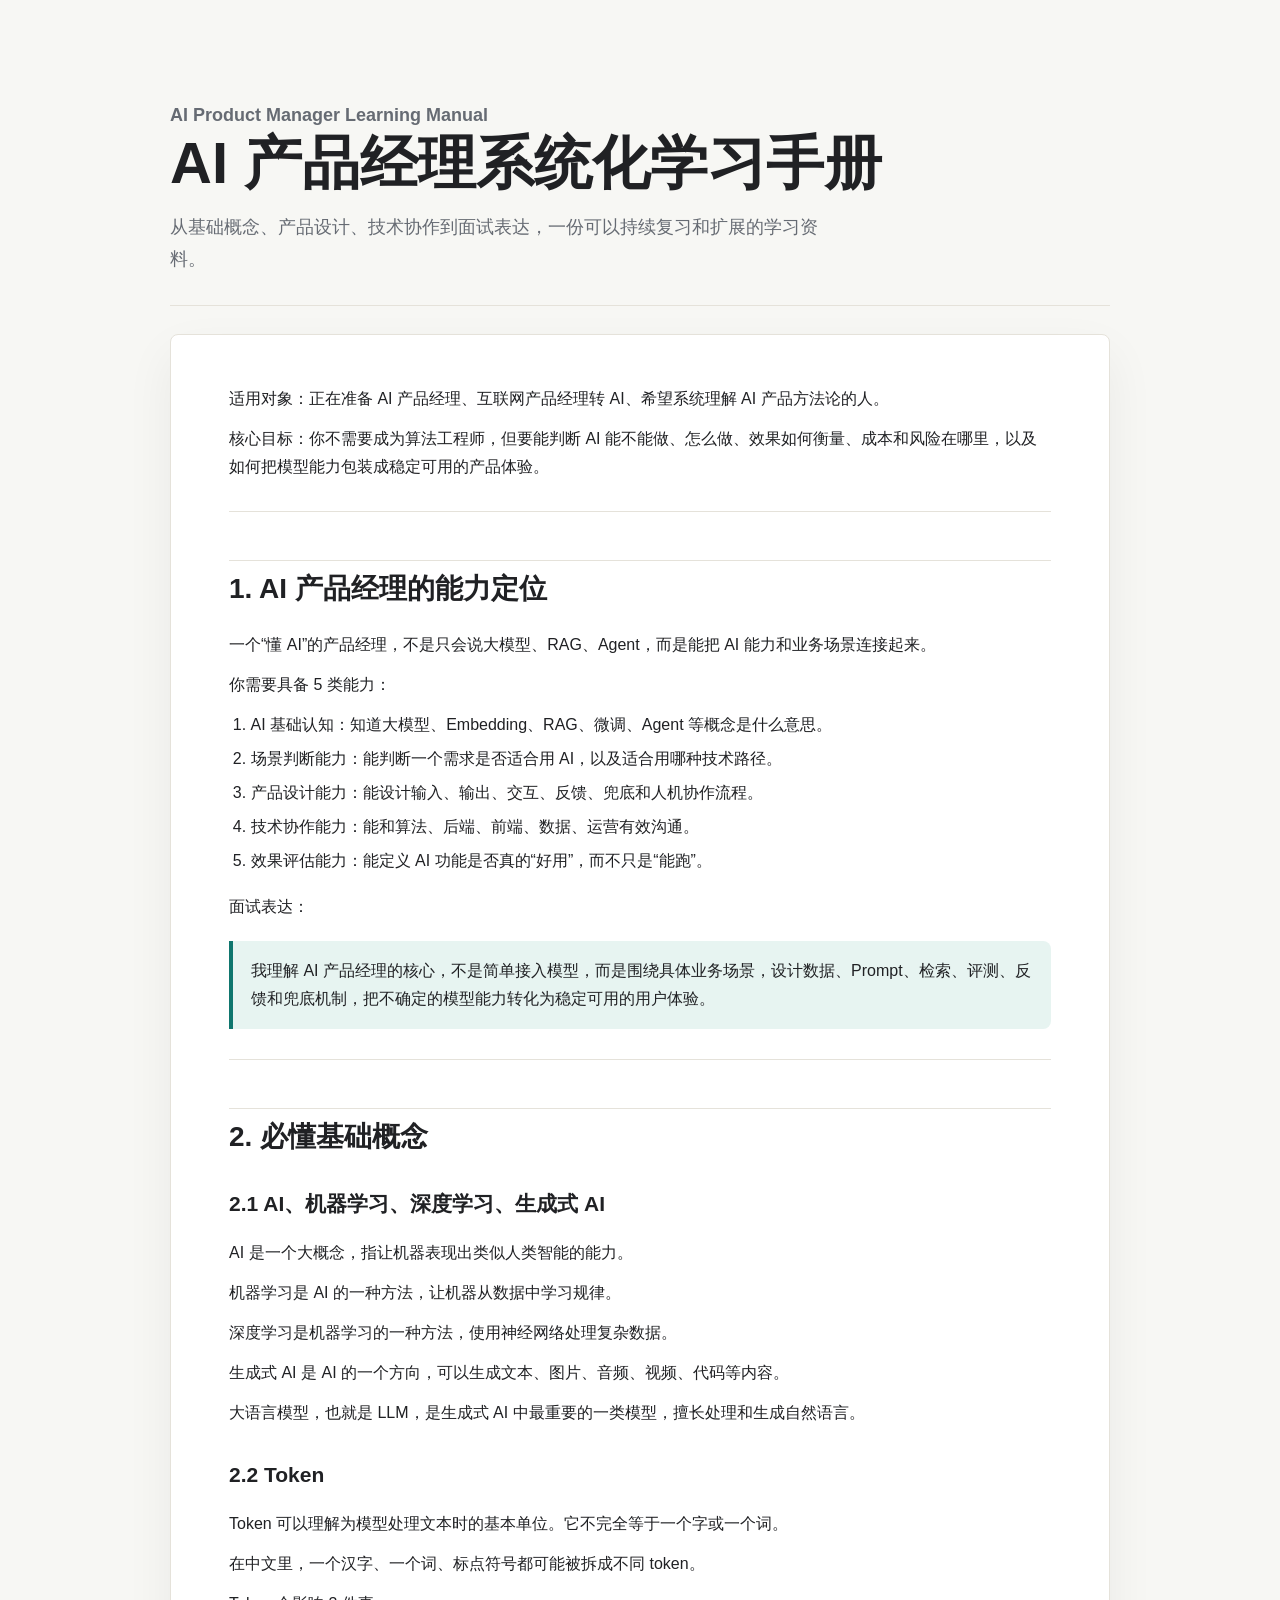
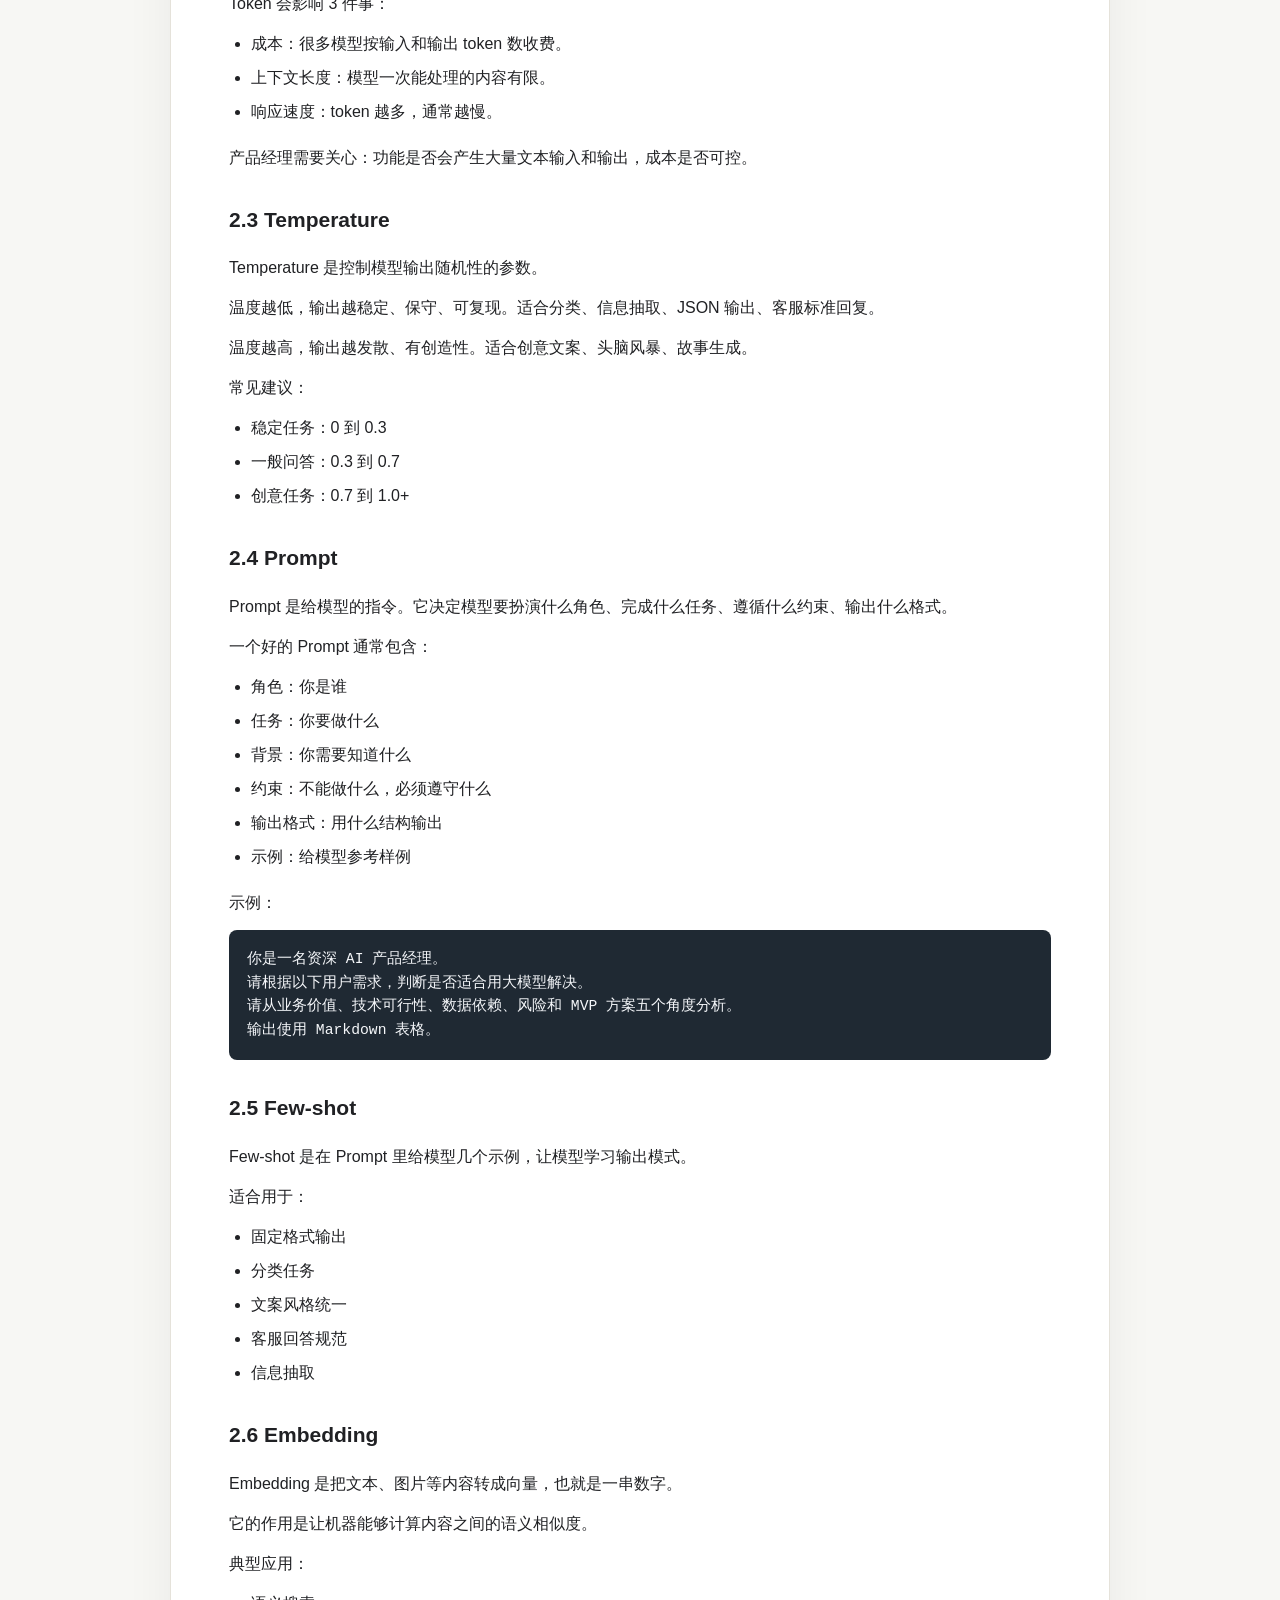
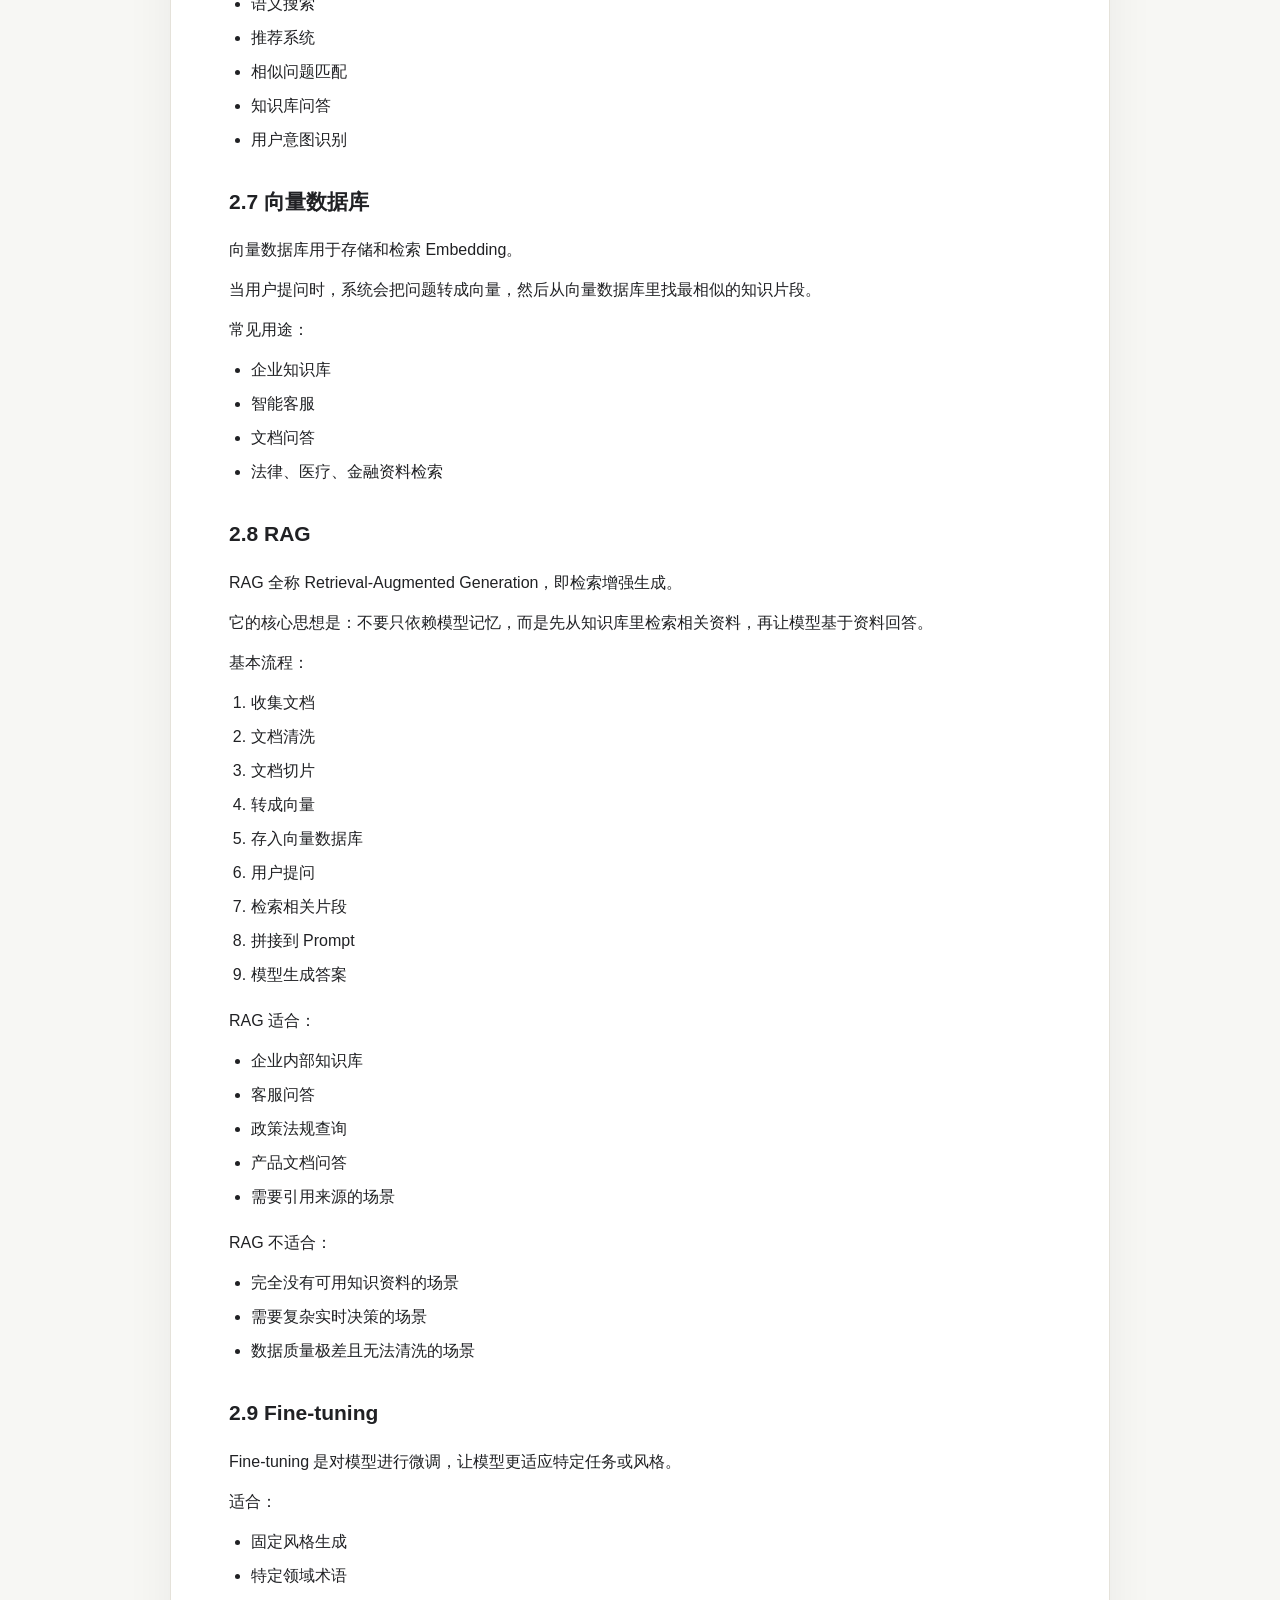
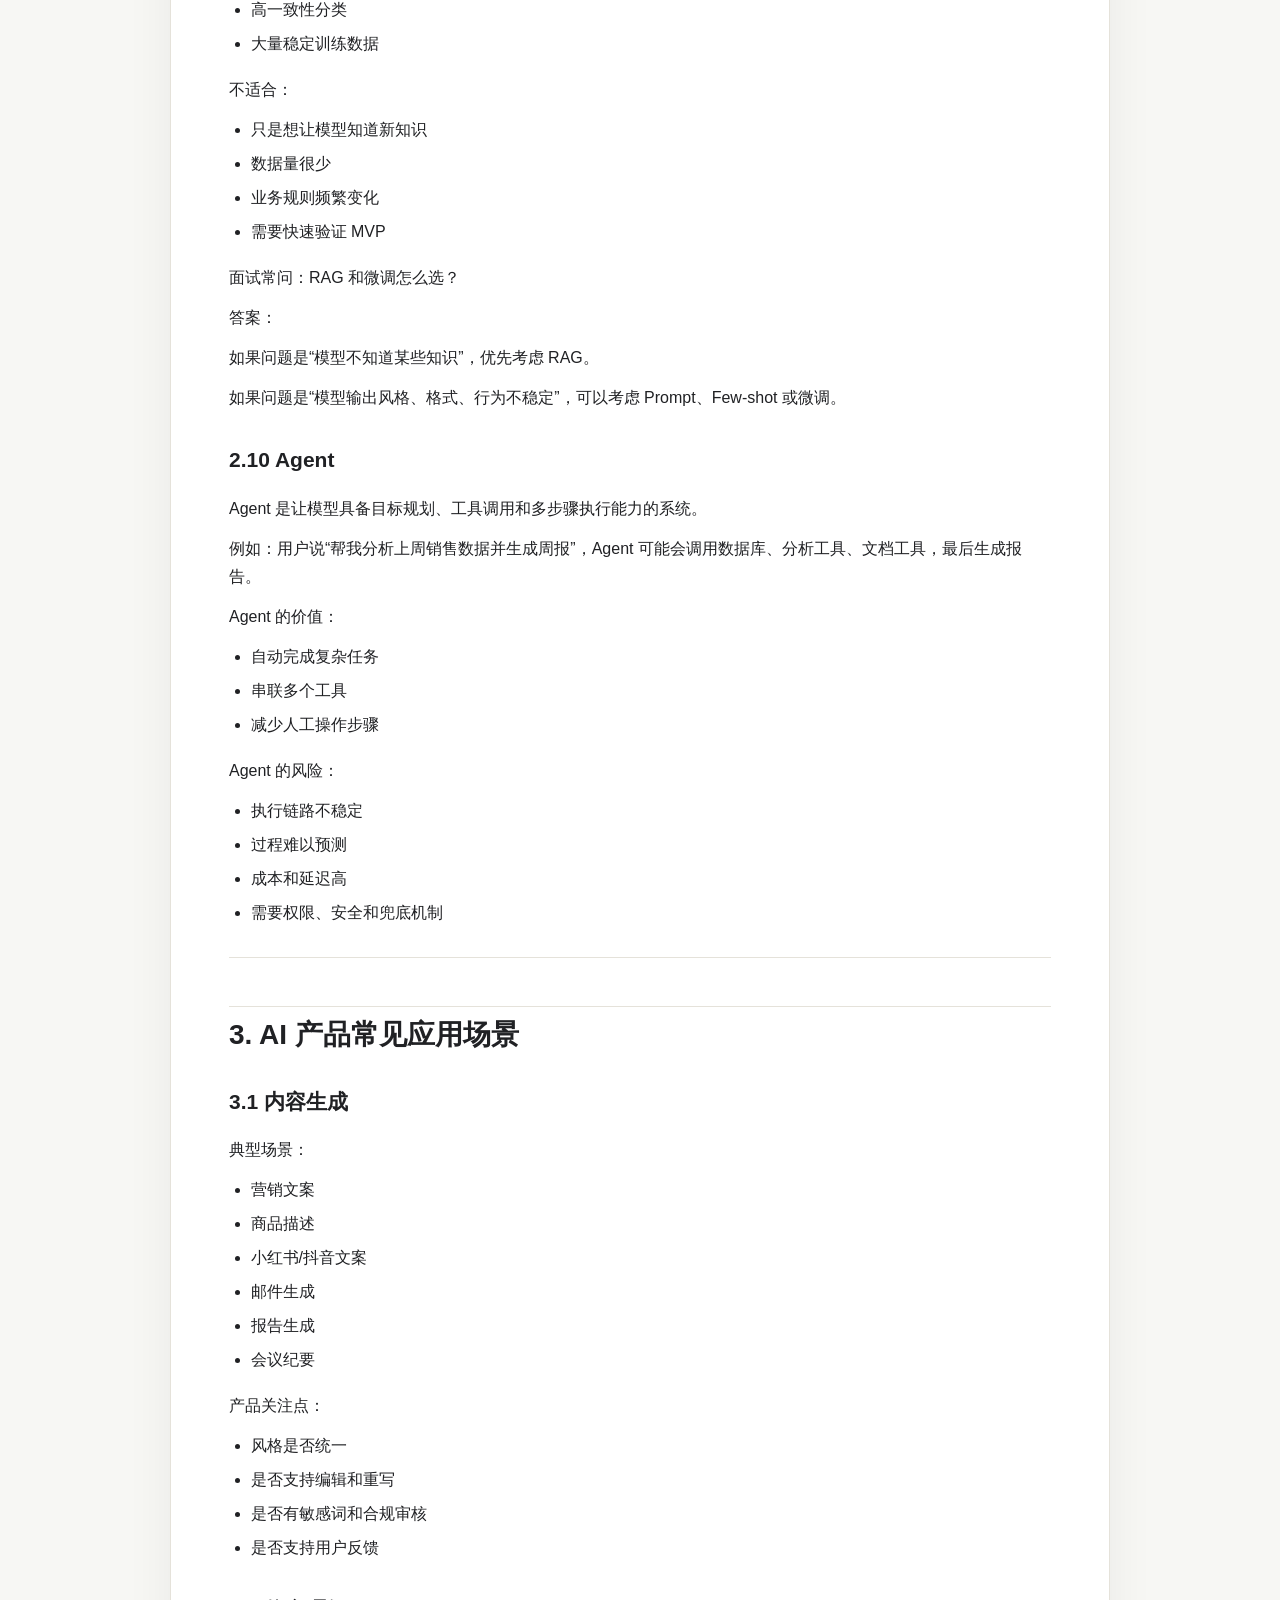
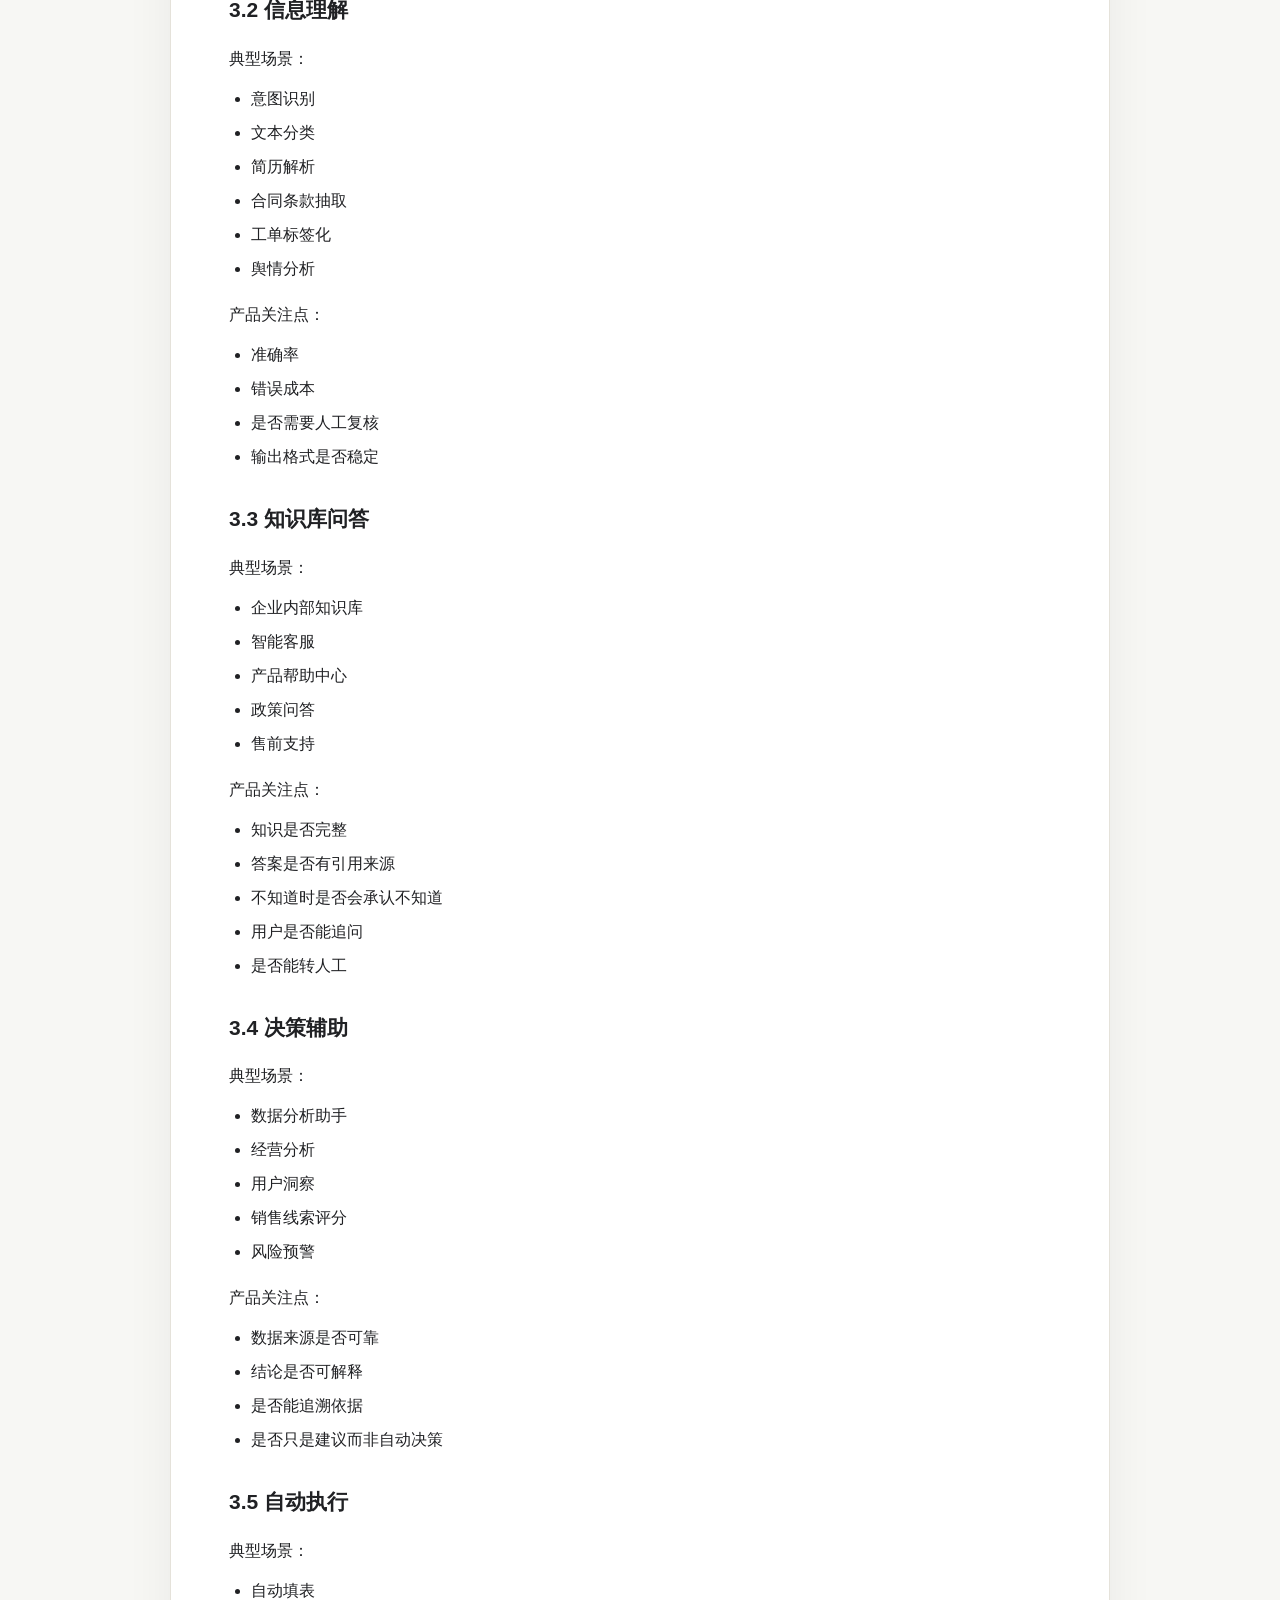
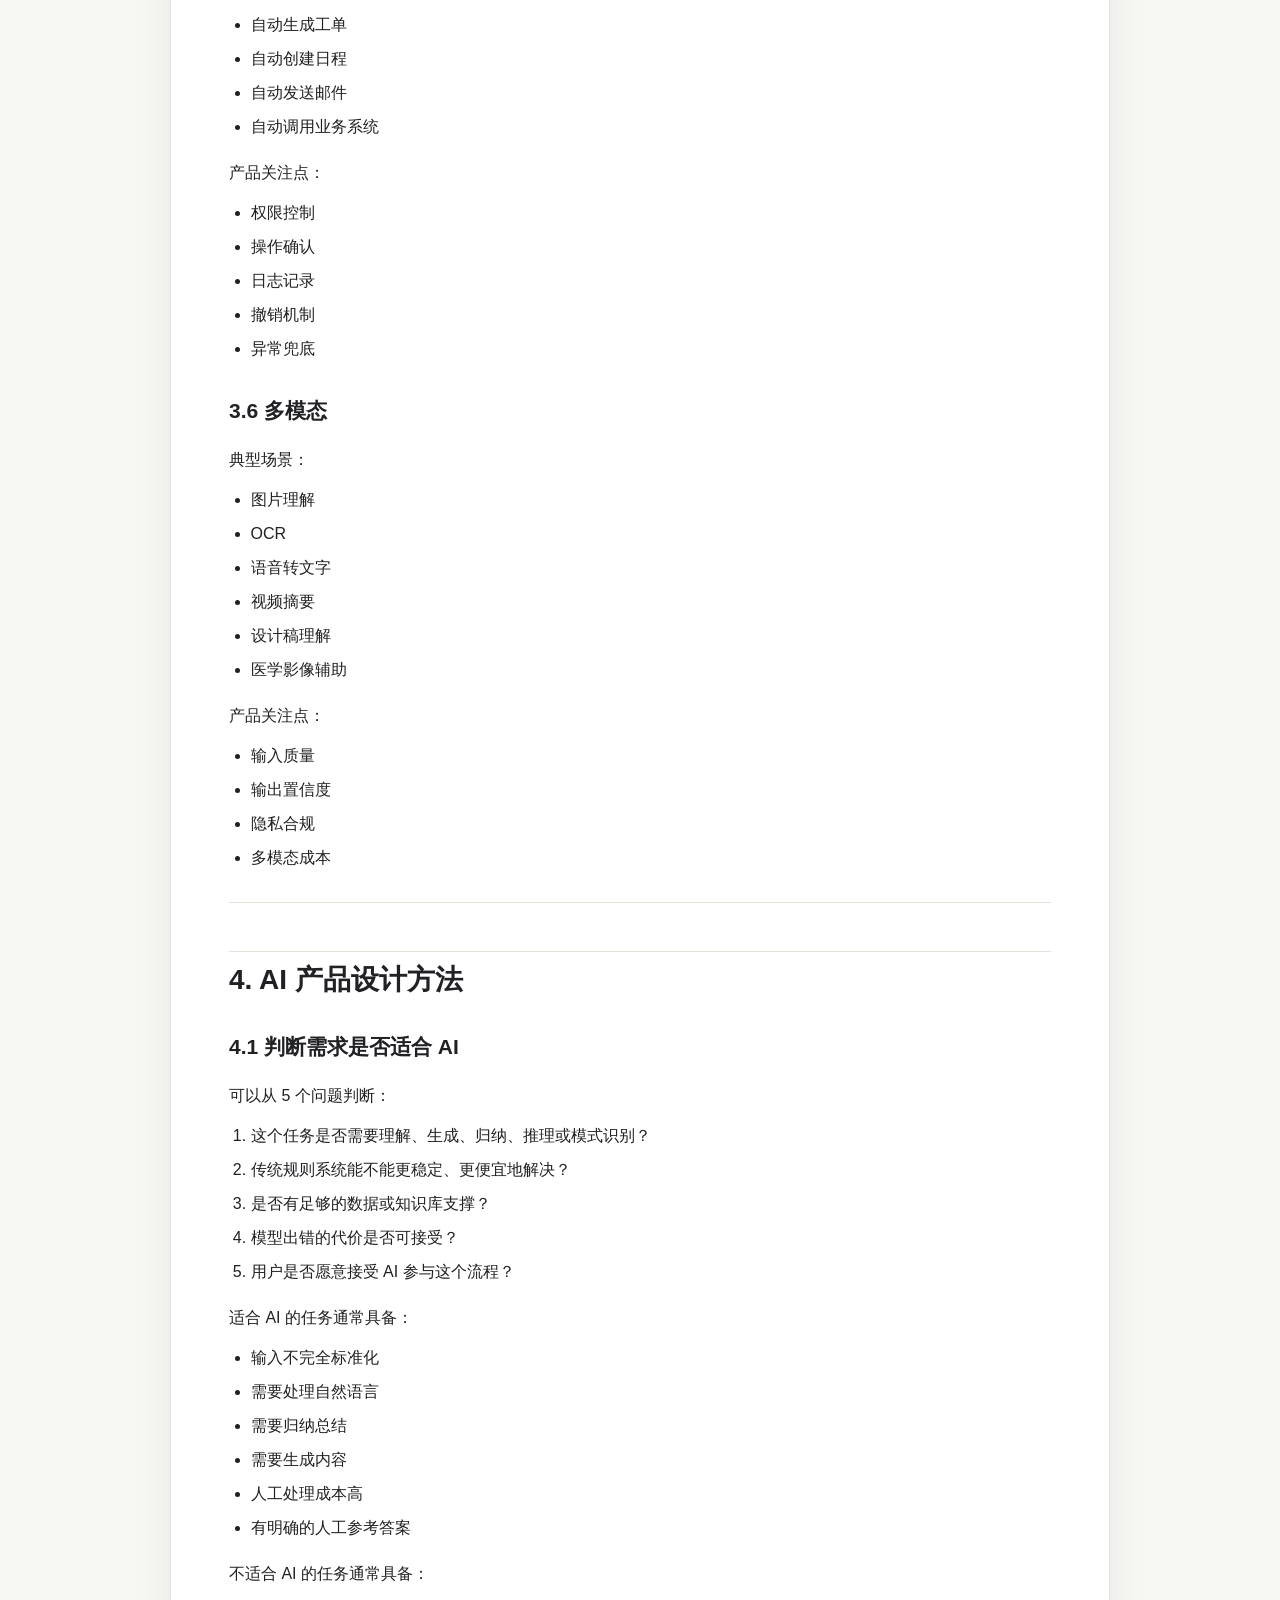
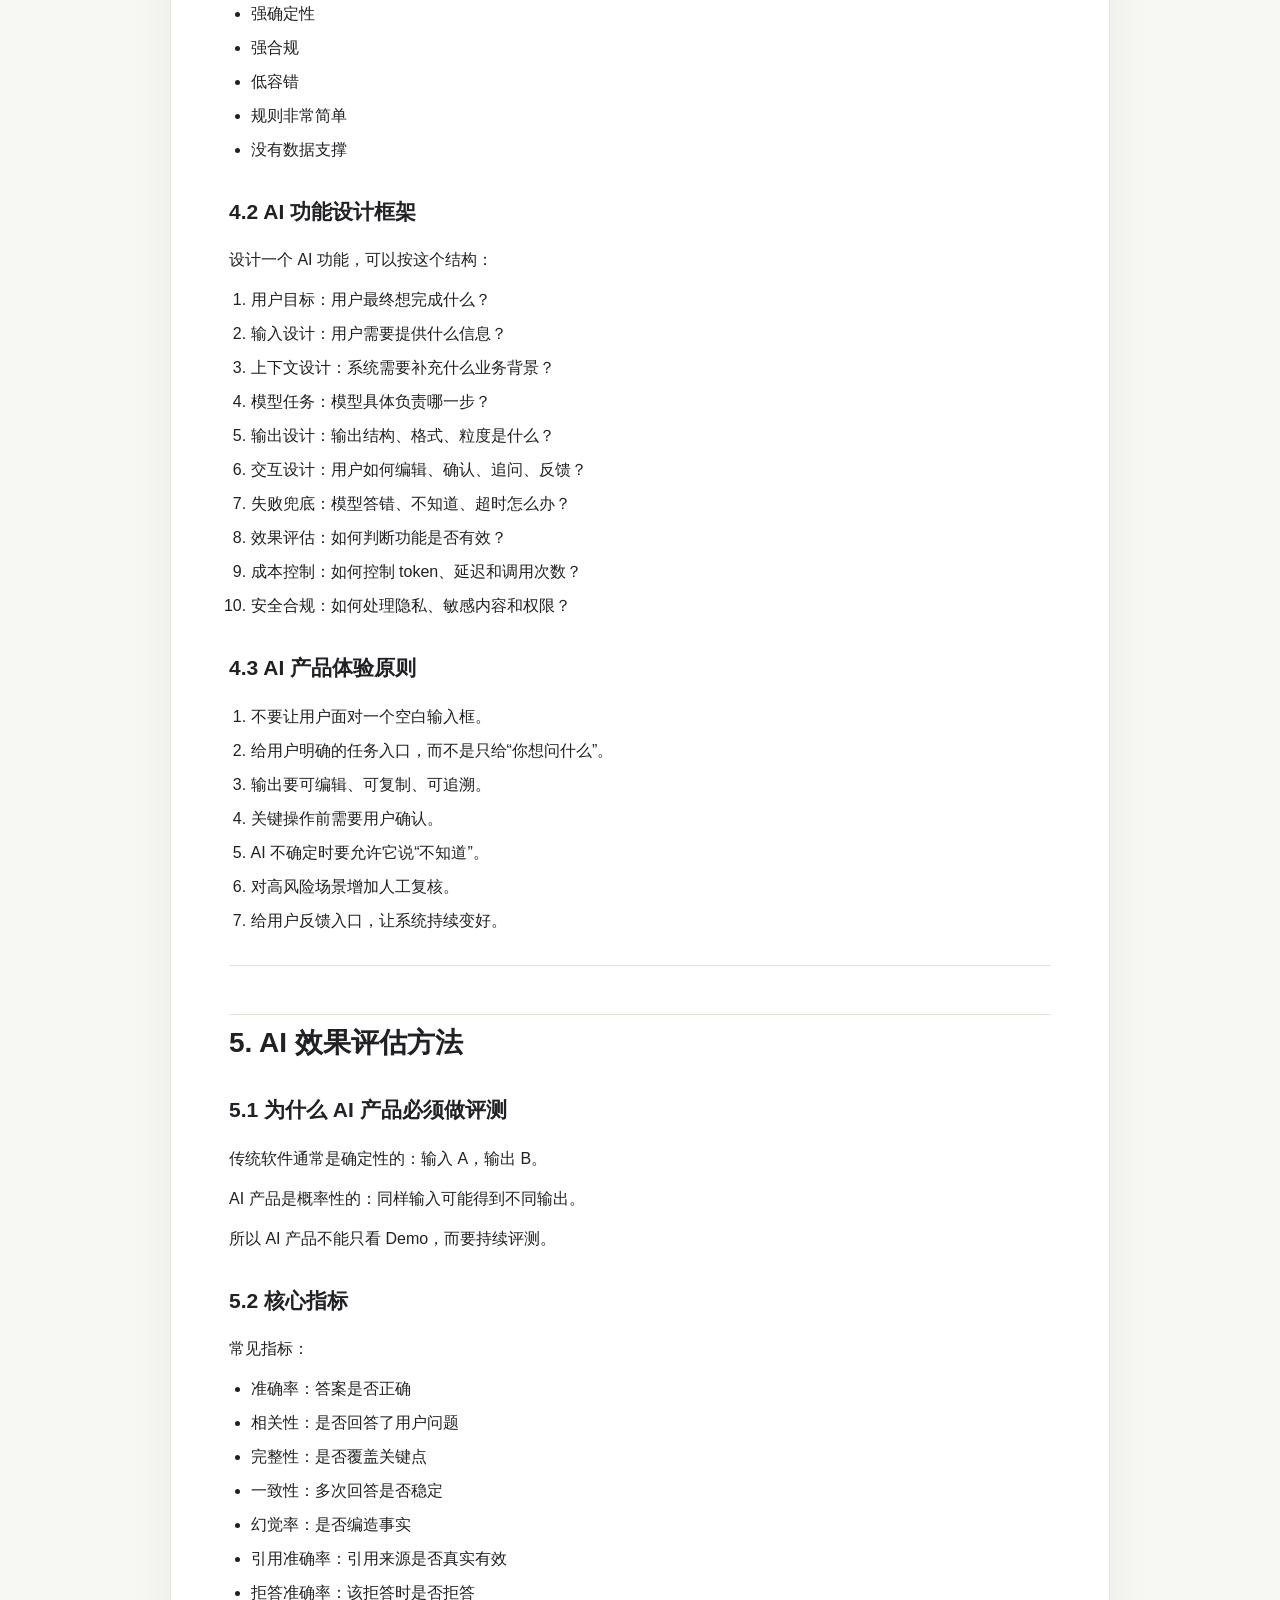
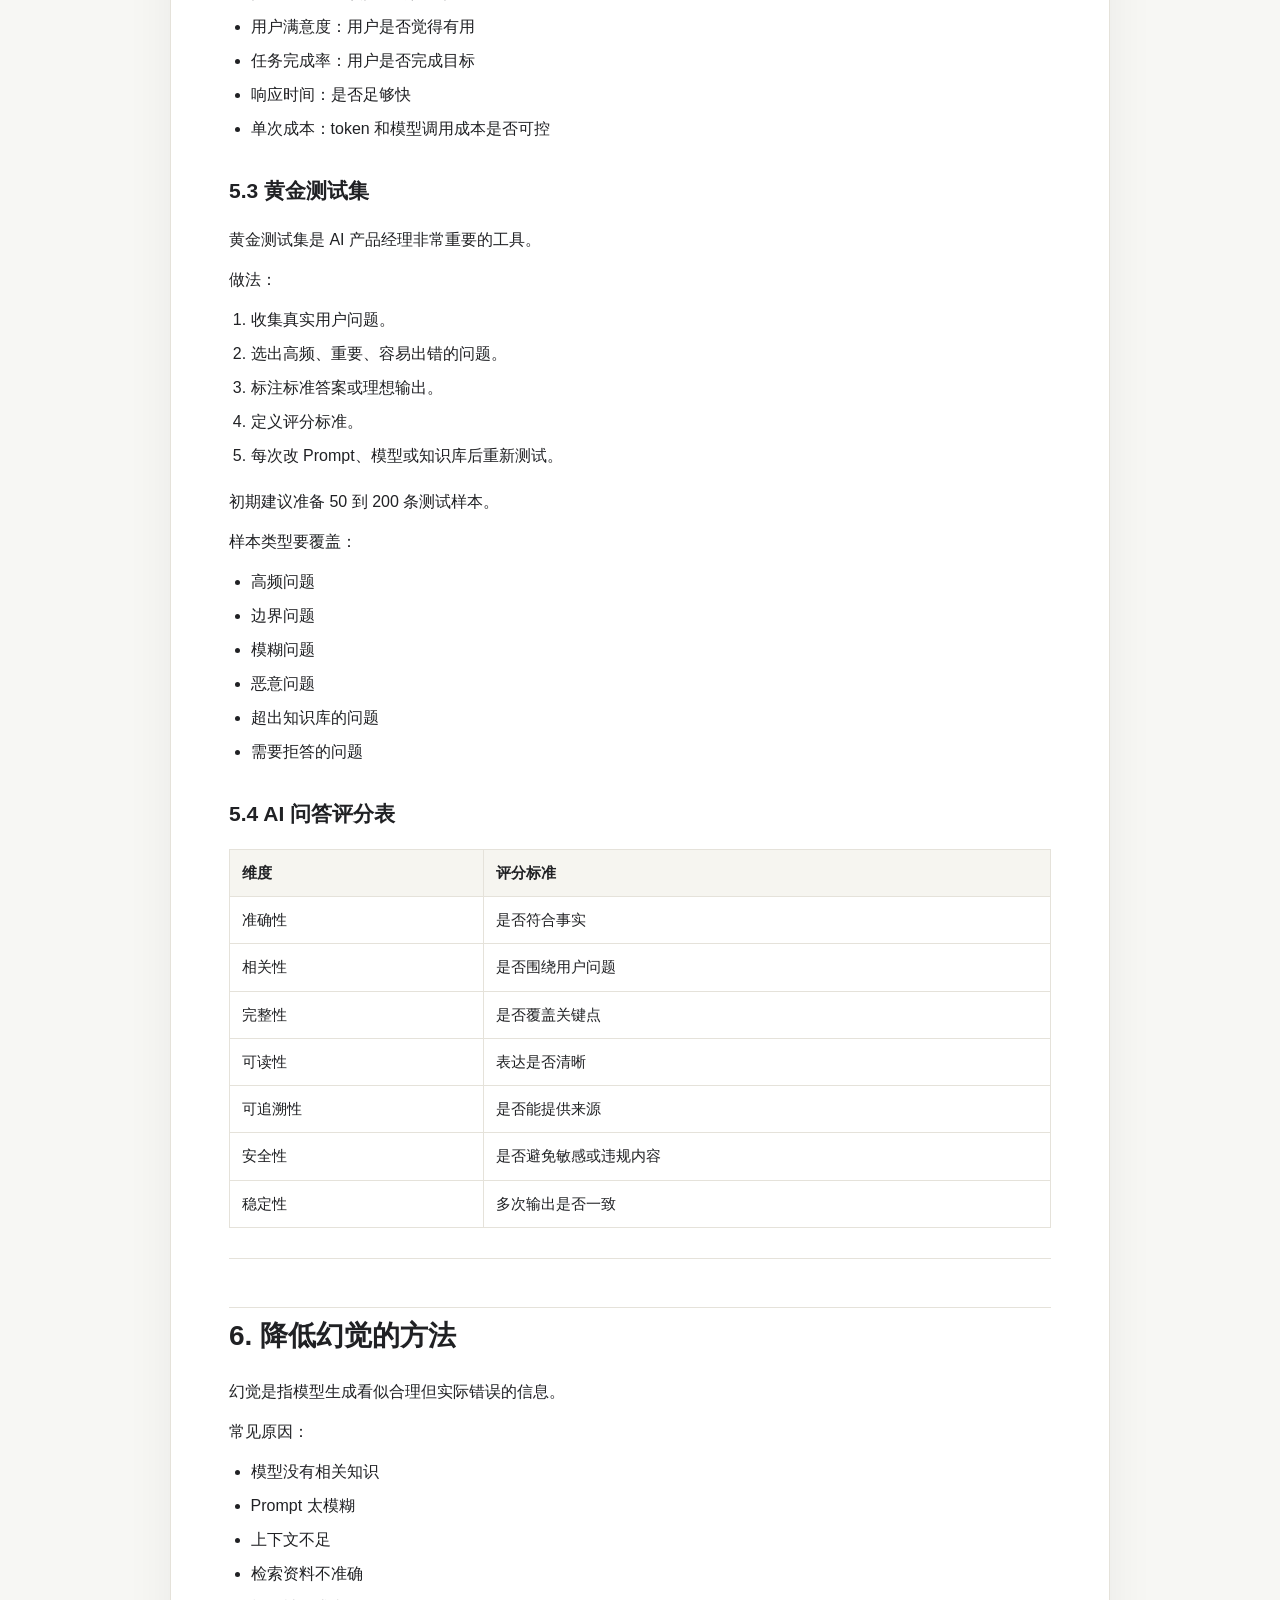
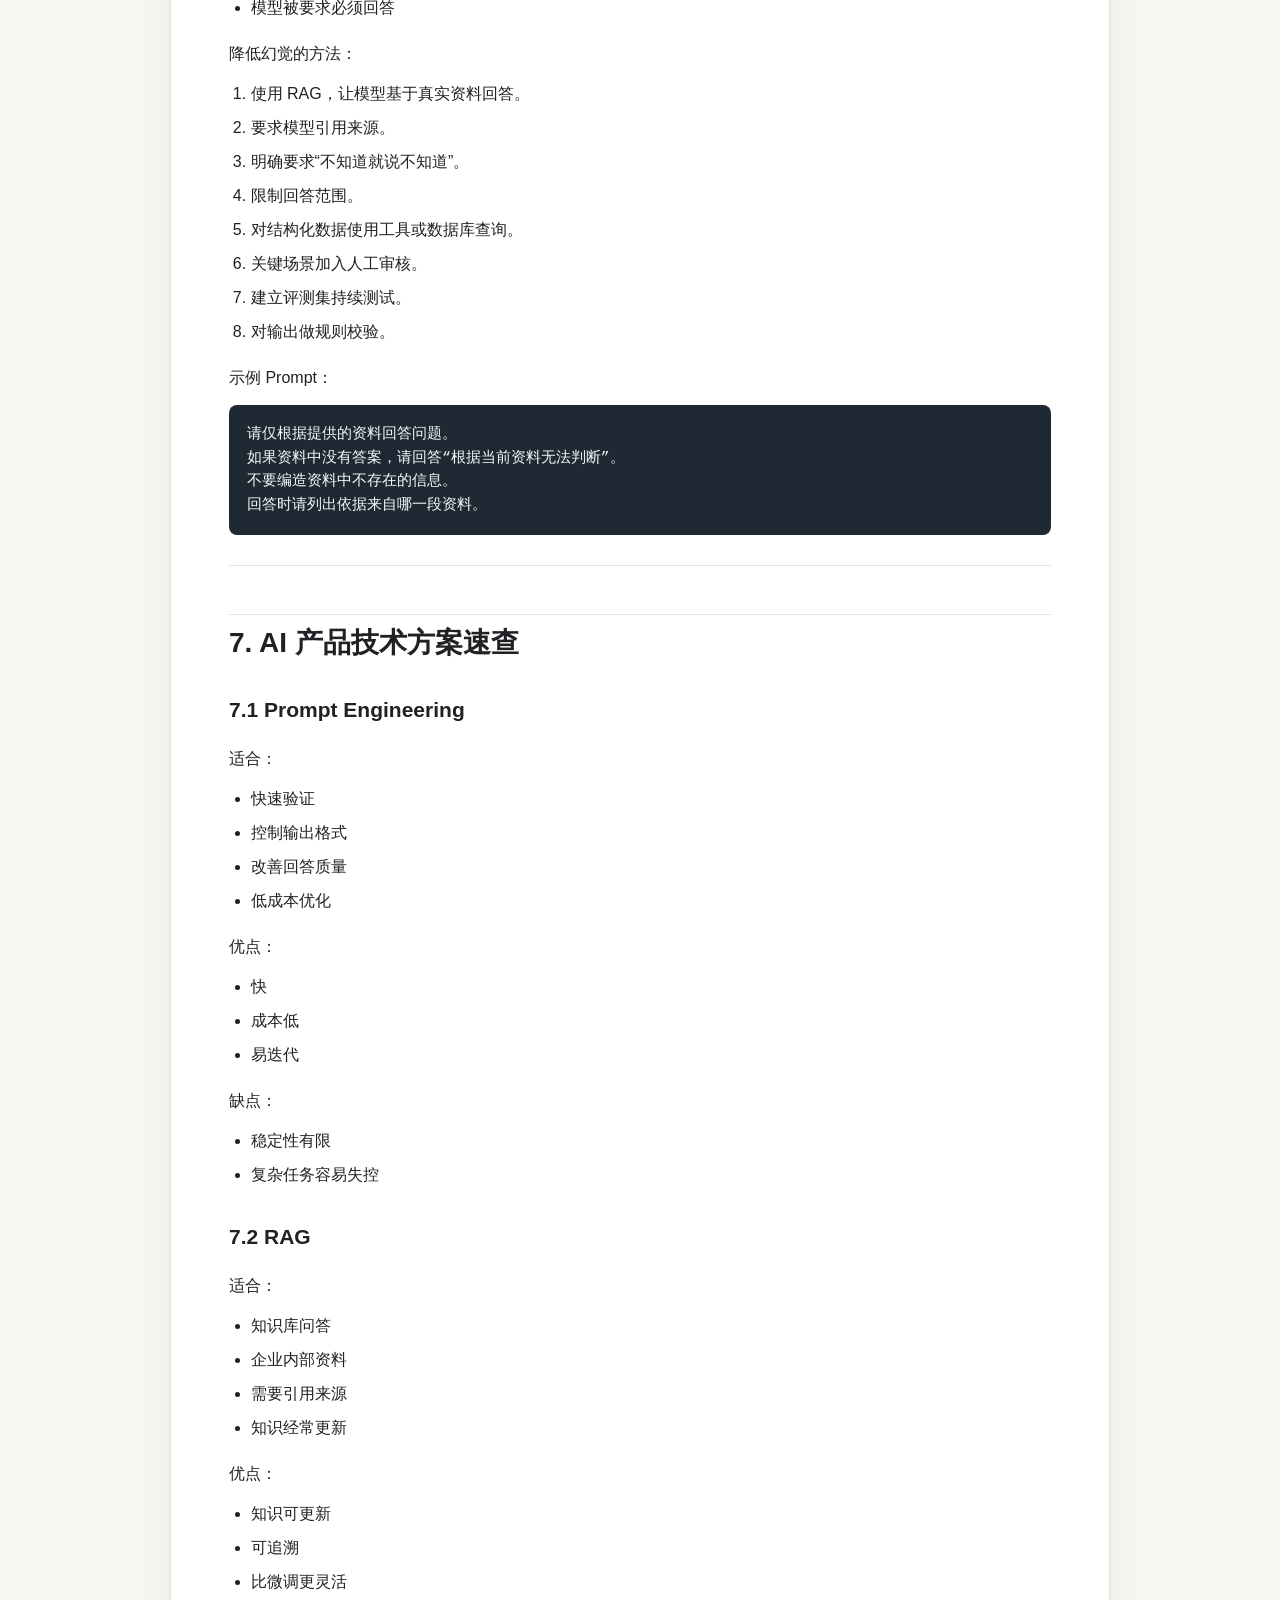
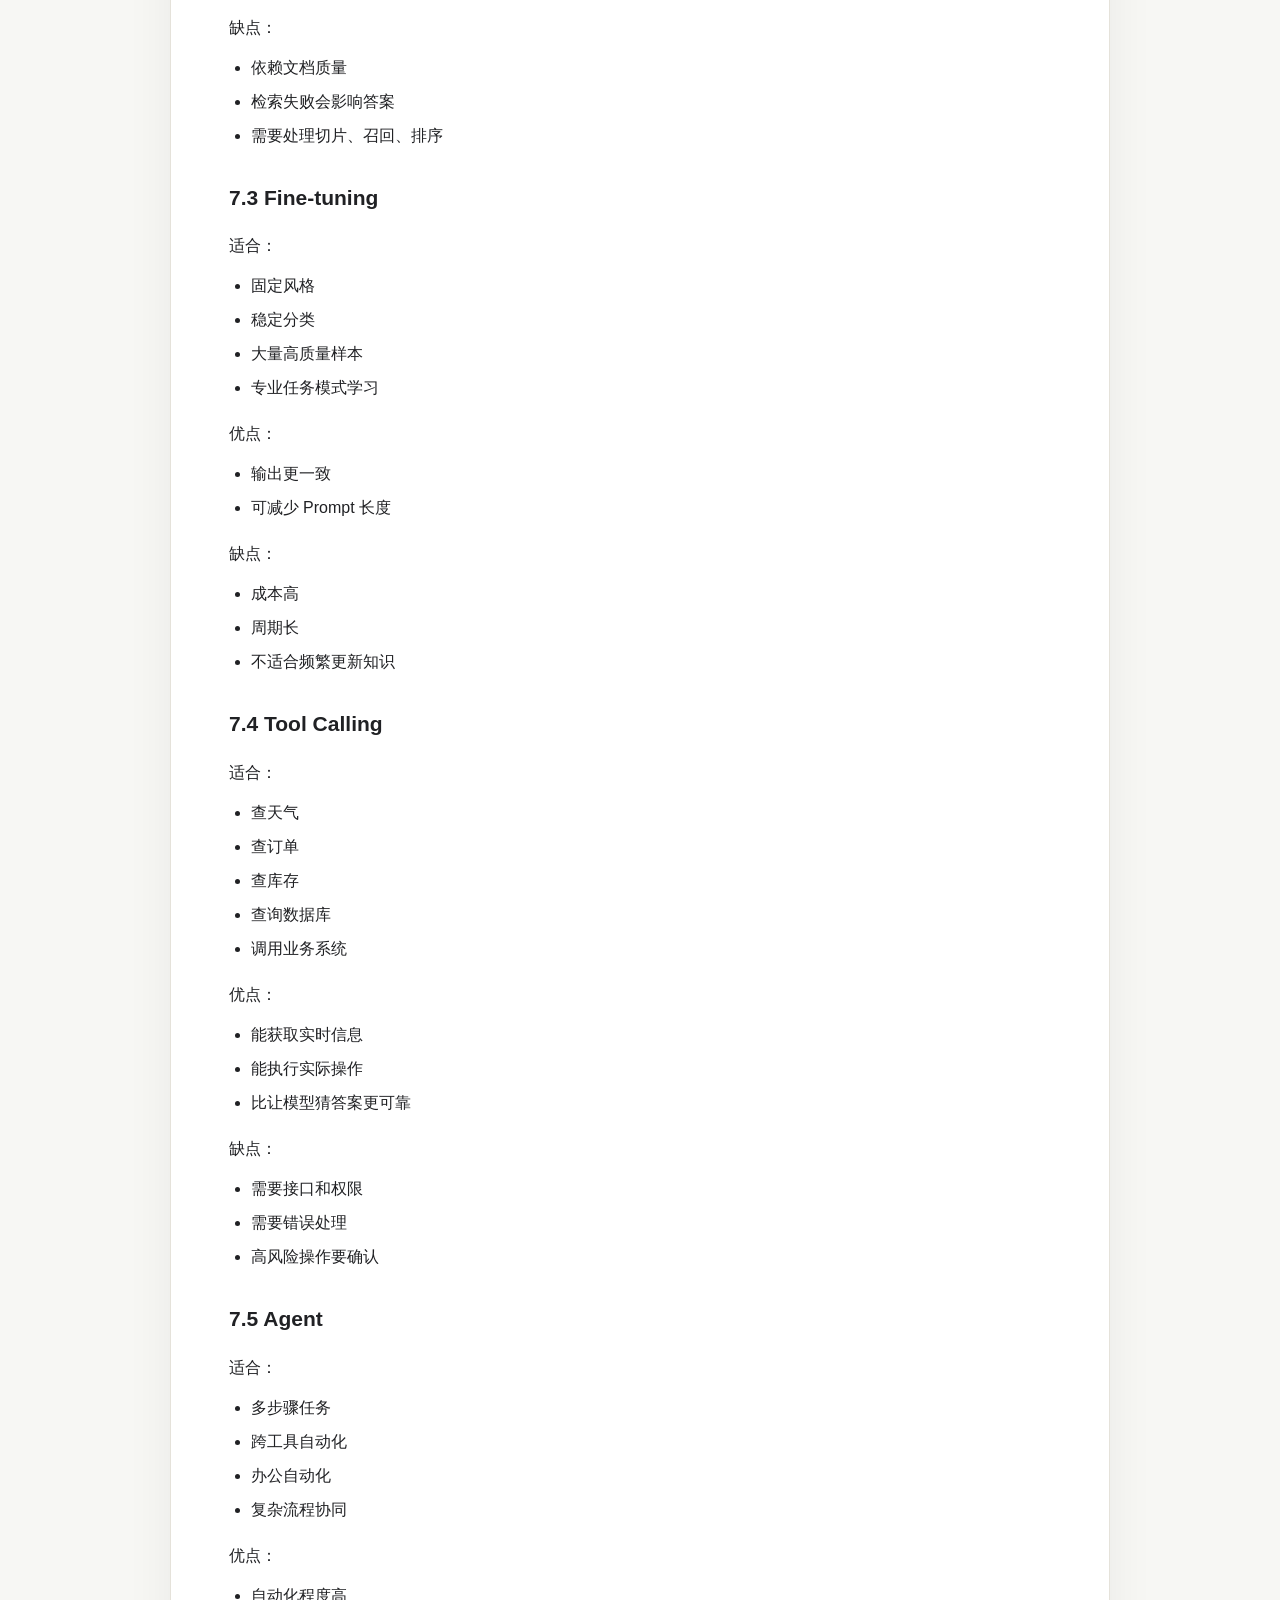
<file: index.html>
<!doctype html>
<html lang="zh-CN">
<head>
  <meta charset="utf-8">
  <meta name="viewport" content="width=device-width, initial-scale=1">
  <title>AI 产品经理系统化学习手册</title>
  <style>
    :root { color-scheme: light; --bg:#f7f7f4; --paper:#ffffff; --ink:#202124; --muted:#666b73; --line:#e5e2da; --accent:#0f766e; --accent-soft:#e7f4f1; }
    * { box-sizing: border-box; }
    body { margin: 0; background: var(--bg); color: var(--ink); font-family: -apple-system, BlinkMacSystemFont, "Segoe UI", "Noto Sans SC", "PingFang SC", "Microsoft YaHei", sans-serif; line-height: 1.75; }
    .shell { max-width: 980px; margin: 0 auto; padding: 40px 20px 72px; }
    .hero { padding: 42px 0 30px; border-bottom: 1px solid var(--line); }
    .eyebrow { margin: 0 0 10px; color: var(--accent); font-size: 14px; font-weight: 700; }
    .hero h1 { margin: 0; font-size: clamp(34px, 6vw, 58px); line-height: 1.08; letter-spacing: 0; }
    .hero p { max-width: 680px; margin: 18px 0 0; color: var(--muted); font-size: 18px; }
    main { background: var(--paper); margin-top: 28px; padding: 38px min(6vw, 58px); border: 1px solid var(--line); border-radius: 8px; box-shadow: 0 20px 50px rgba(42, 38, 28, 0.06); }
    h1, h2, h3, h4 { line-height: 1.32; letter-spacing: 0; scroll-margin-top: 24px; }
    main h1 { display: none; }
    h2 { margin-top: 48px; padding-top: 10px; font-size: 28px; border-top: 1px solid var(--line); }
    h3 { margin-top: 34px; font-size: 21px; }
    h4 { margin-top: 24px; font-size: 18px; }
    p { margin: 12px 0; }
    ul, ol { padding-left: 1.35em; margin: 12px 0 18px; }
    li { margin: 6px 0; }
    blockquote { margin: 20px 0; padding: 16px 18px; border-left: 4px solid var(--accent); background: var(--accent-soft); border-radius: 0 8px 8px 0; }
    blockquote p { margin: 0; }
    code { background: #f1f1ed; border: 1px solid #e4e2da; padding: 2px 5px; border-radius: 5px; font-family: "SFMono-Regular", Consolas, "Liberation Mono", monospace; font-size: .92em; }
    pre { overflow: auto; background: #1f2933; color: #f5f7fa; padding: 18px; border-radius: 8px; line-height: 1.6; }
    pre code { background: transparent; color: inherit; border: 0; padding: 0; }
    .table-wrap { overflow-x: auto; margin: 18px 0; }
    table { width: 100%; border-collapse: collapse; font-size: 15px; }
    th, td { border: 1px solid var(--line); padding: 10px 12px; text-align: left; vertical-align: top; }
    th { background: #f6f5f0; }
    hr { border: 0; border-top: 1px solid var(--line); margin: 30px 0; }
    .footer { color: var(--muted); font-size: 14px; margin-top: 22px; text-align: center; }
    @media (max-width: 720px) { .shell { padding: 24px 14px 48px; } main { padding: 26px 18px; } .hero { padding-top: 22px; } h2 { font-size: 24px; } }
  </style>
</head>
<body>
  <div class="shell">
    <header class="hero">
      <p class="eyebrow">AI Product Manager Learning Manual</p>
      <h1>AI 产品经理系统化学习手册</h1>
      <p>从基础概念、产品设计、技术协作到面试表达，一份可以持续复习和扩展的学习资料。</p>
    </header>
    <main>
<h1 id="ai-产品经理系统化学习手册">AI 产品经理系统化学习手册</h1>
<p>适用对象：正在准备 AI 产品经理、互联网产品经理转 AI、希望系统理解 AI 产品方法论的人。</p>
<p>核心目标：你不需要成为算法工程师，但要能判断 AI 能不能做、怎么做、效果如何衡量、成本和风险在哪里，以及如何把模型能力包装成稳定可用的产品体验。</p>
<hr>
<h2 id="1-ai-产品经理的能力定位">1. AI 产品经理的能力定位</h2>
<p>一个“懂 AI”的产品经理，不是只会说大模型、RAG、Agent，而是能把 AI 能力和业务场景连接起来。</p>
<p>你需要具备 5 类能力：</p>
<ol>
<li>AI 基础认知：知道大模型、Embedding、RAG、微调、Agent 等概念是什么意思。</li>
<li>场景判断能力：能判断一个需求是否适合用 AI，以及适合用哪种技术路径。</li>
<li>产品设计能力：能设计输入、输出、交互、反馈、兜底和人机协作流程。</li>
<li>技术协作能力：能和算法、后端、前端、数据、运营有效沟通。</li>
<li>效果评估能力：能定义 AI 功能是否真的“好用”，而不只是“能跑”。</li>
</ol>
<p>面试表达：</p>
<blockquote>
<p>我理解 AI 产品经理的核心，不是简单接入模型，而是围绕具体业务场景，设计数据、Prompt、检索、评测、反馈和兜底机制，把不确定的模型能力转化为稳定可用的用户体验。</p>
</blockquote>
<hr>
<h2 id="2-必懂基础概念">2. 必懂基础概念</h2>
<h3 id="2-1-ai-机器学习-深度学习-生成式-ai">2.1 AI、机器学习、深度学习、生成式 AI</h3>
<p>AI 是一个大概念，指让机器表现出类似人类智能的能力。</p>
<p>机器学习是 AI 的一种方法，让机器从数据中学习规律。</p>
<p>深度学习是机器学习的一种方法，使用神经网络处理复杂数据。</p>
<p>生成式 AI 是 AI 的一个方向，可以生成文本、图片、音频、视频、代码等内容。</p>
<p>大语言模型，也就是 LLM，是生成式 AI 中最重要的一类模型，擅长处理和生成自然语言。</p>
<h3 id="2-2-token">2.2 Token</h3>
<p>Token 可以理解为模型处理文本时的基本单位。它不完全等于一个字或一个词。</p>
<p>在中文里，一个汉字、一个词、标点符号都可能被拆成不同 token。</p>
<p>Token 会影响 3 件事：</p>
<ul>
<li>成本：很多模型按输入和输出 token 数收费。</li>
<li>上下文长度：模型一次能处理的内容有限。</li>
<li>响应速度：token 越多，通常越慢。</li>
</ul>
<p>产品经理需要关心：功能是否会产生大量文本输入和输出，成本是否可控。</p>
<h3 id="2-3-temperature">2.3 Temperature</h3>
<p>Temperature 是控制模型输出随机性的参数。</p>
<p>温度越低，输出越稳定、保守、可复现。适合分类、信息抽取、JSON 输出、客服标准回复。</p>
<p>温度越高，输出越发散、有创造性。适合创意文案、头脑风暴、故事生成。</p>
<p>常见建议：</p>
<ul>
<li>稳定任务：0 到 0.3</li>
<li>一般问答：0.3 到 0.7</li>
<li>创意任务：0.7 到 1.0+</li>
</ul>
<h3 id="2-4-prompt">2.4 Prompt</h3>
<p>Prompt 是给模型的指令。它决定模型要扮演什么角色、完成什么任务、遵循什么约束、输出什么格式。</p>
<p>一个好的 Prompt 通常包含：</p>
<ul>
<li>角色：你是谁</li>
<li>任务：你要做什么</li>
<li>背景：你需要知道什么</li>
<li>约束：不能做什么，必须遵守什么</li>
<li>输出格式：用什么结构输出</li>
<li>示例：给模型参考样例</li>
</ul>
<p>示例：</p>
<pre><code>你是一名资深 AI 产品经理。
请根据以下用户需求，判断是否适合用大模型解决。
请从业务价值、技术可行性、数据依赖、风险和 MVP 方案五个角度分析。
输出使用 Markdown 表格。</code></pre>
<h3 id="2-5-few-shot">2.5 Few-shot</h3>
<p>Few-shot 是在 Prompt 里给模型几个示例，让模型学习输出模式。</p>
<p>适合用于：</p>
<ul>
<li>固定格式输出</li>
<li>分类任务</li>
<li>文案风格统一</li>
<li>客服回答规范</li>
<li>信息抽取</li>
</ul>
<h3 id="2-6-embedding">2.6 Embedding</h3>
<p>Embedding 是把文本、图片等内容转成向量，也就是一串数字。</p>
<p>它的作用是让机器能够计算内容之间的语义相似度。</p>
<p>典型应用：</p>
<ul>
<li>语义搜索</li>
<li>推荐系统</li>
<li>相似问题匹配</li>
<li>知识库问答</li>
<li>用户意图识别</li>
</ul>
<h3 id="2-7-向量数据库">2.7 向量数据库</h3>
<p>向量数据库用于存储和检索 Embedding。</p>
<p>当用户提问时，系统会把问题转成向量，然后从向量数据库里找最相似的知识片段。</p>
<p>常见用途：</p>
<ul>
<li>企业知识库</li>
<li>智能客服</li>
<li>文档问答</li>
<li>法律、医疗、金融资料检索</li>
</ul>
<h3 id="2-8-rag">2.8 RAG</h3>
<p>RAG 全称 Retrieval-Augmented Generation，即检索增强生成。</p>
<p>它的核心思想是：不要只依赖模型记忆，而是先从知识库里检索相关资料，再让模型基于资料回答。</p>
<p>基本流程：</p>
<ol>
<li>收集文档</li>
<li>文档清洗</li>
<li>文档切片</li>
<li>转成向量</li>
<li>存入向量数据库</li>
<li>用户提问</li>
<li>检索相关片段</li>
<li>拼接到 Prompt</li>
<li>模型生成答案</li>
</ol>
<p>RAG 适合：</p>
<ul>
<li>企业内部知识库</li>
<li>客服问答</li>
<li>政策法规查询</li>
<li>产品文档问答</li>
<li>需要引用来源的场景</li>
</ul>
<p>RAG 不适合：</p>
<ul>
<li>完全没有可用知识资料的场景</li>
<li>需要复杂实时决策的场景</li>
<li>数据质量极差且无法清洗的场景</li>
</ul>
<h3 id="2-9-fine-tuning">2.9 Fine-tuning</h3>
<p>Fine-tuning 是对模型进行微调，让模型更适应特定任务或风格。</p>
<p>适合：</p>
<ul>
<li>固定风格生成</li>
<li>特定领域术语</li>
<li>高一致性分类</li>
<li>大量稳定训练数据</li>
</ul>
<p>不适合：</p>
<ul>
<li>只是想让模型知道新知识</li>
<li>数据量很少</li>
<li>业务规则频繁变化</li>
<li>需要快速验证 MVP</li>
</ul>
<p>面试常问：RAG 和微调怎么选？</p>
<p>答案：</p>
<p>如果问题是“模型不知道某些知识”，优先考虑 RAG。</p>
<p>如果问题是“模型输出风格、格式、行为不稳定”，可以考虑 Prompt、Few-shot 或微调。</p>
<h3 id="2-10-agent">2.10 Agent</h3>
<p>Agent 是让模型具备目标规划、工具调用和多步骤执行能力的系统。</p>
<p>例如：用户说“帮我分析上周销售数据并生成周报”，Agent 可能会调用数据库、分析工具、文档工具，最后生成报告。</p>
<p>Agent 的价值：</p>
<ul>
<li>自动完成复杂任务</li>
<li>串联多个工具</li>
<li>减少人工操作步骤</li>
</ul>
<p>Agent 的风险：</p>
<ul>
<li>执行链路不稳定</li>
<li>过程难以预测</li>
<li>成本和延迟高</li>
<li>需要权限、安全和兜底机制</li>
</ul>
<hr>
<h2 id="3-ai-产品常见应用场景">3. AI 产品常见应用场景</h2>
<h3 id="3-1-内容生成">3.1 内容生成</h3>
<p>典型场景：</p>
<ul>
<li>营销文案</li>
<li>商品描述</li>
<li>小红书/抖音文案</li>
<li>邮件生成</li>
<li>报告生成</li>
<li>会议纪要</li>
</ul>
<p>产品关注点：</p>
<ul>
<li>风格是否统一</li>
<li>是否支持编辑和重写</li>
<li>是否有敏感词和合规审核</li>
<li>是否支持用户反馈</li>
</ul>
<h3 id="3-2-信息理解">3.2 信息理解</h3>
<p>典型场景：</p>
<ul>
<li>意图识别</li>
<li>文本分类</li>
<li>简历解析</li>
<li>合同条款抽取</li>
<li>工单标签化</li>
<li>舆情分析</li>
</ul>
<p>产品关注点：</p>
<ul>
<li>准确率</li>
<li>错误成本</li>
<li>是否需要人工复核</li>
<li>输出格式是否稳定</li>
</ul>
<h3 id="3-3-知识库问答">3.3 知识库问答</h3>
<p>典型场景：</p>
<ul>
<li>企业内部知识库</li>
<li>智能客服</li>
<li>产品帮助中心</li>
<li>政策问答</li>
<li>售前支持</li>
</ul>
<p>产品关注点：</p>
<ul>
<li>知识是否完整</li>
<li>答案是否有引用来源</li>
<li>不知道时是否会承认不知道</li>
<li>用户是否能追问</li>
<li>是否能转人工</li>
</ul>
<h3 id="3-4-决策辅助">3.4 决策辅助</h3>
<p>典型场景：</p>
<ul>
<li>数据分析助手</li>
<li>经营分析</li>
<li>用户洞察</li>
<li>销售线索评分</li>
<li>风险预警</li>
</ul>
<p>产品关注点：</p>
<ul>
<li>数据来源是否可靠</li>
<li>结论是否可解释</li>
<li>是否能追溯依据</li>
<li>是否只是建议而非自动决策</li>
</ul>
<h3 id="3-5-自动执行">3.5 自动执行</h3>
<p>典型场景：</p>
<ul>
<li>自动填表</li>
<li>自动生成工单</li>
<li>自动创建日程</li>
<li>自动发送邮件</li>
<li>自动调用业务系统</li>
</ul>
<p>产品关注点：</p>
<ul>
<li>权限控制</li>
<li>操作确认</li>
<li>日志记录</li>
<li>撤销机制</li>
<li>异常兜底</li>
</ul>
<h3 id="3-6-多模态">3.6 多模态</h3>
<p>典型场景：</p>
<ul>
<li>图片理解</li>
<li>OCR</li>
<li>语音转文字</li>
<li>视频摘要</li>
<li>设计稿理解</li>
<li>医学影像辅助</li>
</ul>
<p>产品关注点：</p>
<ul>
<li>输入质量</li>
<li>输出置信度</li>
<li>隐私合规</li>
<li>多模态成本</li>
</ul>
<hr>
<h2 id="4-ai-产品设计方法">4. AI 产品设计方法</h2>
<h3 id="4-1-判断需求是否适合-ai">4.1 判断需求是否适合 AI</h3>
<p>可以从 5 个问题判断：</p>
<ol>
<li>这个任务是否需要理解、生成、归纳、推理或模式识别？</li>
<li>传统规则系统能不能更稳定、更便宜地解决？</li>
<li>是否有足够的数据或知识库支撑？</li>
<li>模型出错的代价是否可接受？</li>
<li>用户是否愿意接受 AI 参与这个流程？</li>
</ol>
<p>适合 AI 的任务通常具备：</p>
<ul>
<li>输入不完全标准化</li>
<li>需要处理自然语言</li>
<li>需要归纳总结</li>
<li>需要生成内容</li>
<li>人工处理成本高</li>
<li>有明确的人工参考答案</li>
</ul>
<p>不适合 AI 的任务通常具备：</p>
<ul>
<li>强确定性</li>
<li>强合规</li>
<li>低容错</li>
<li>规则非常简单</li>
<li>没有数据支撑</li>
</ul>
<h3 id="4-2-ai-功能设计框架">4.2 AI 功能设计框架</h3>
<p>设计一个 AI 功能，可以按这个结构：</p>
<ol>
<li>用户目标：用户最终想完成什么？</li>
<li>输入设计：用户需要提供什么信息？</li>
<li>上下文设计：系统需要补充什么业务背景？</li>
<li>模型任务：模型具体负责哪一步？</li>
<li>输出设计：输出结构、格式、粒度是什么？</li>
<li>交互设计：用户如何编辑、确认、追问、反馈？</li>
<li>失败兜底：模型答错、不知道、超时怎么办？</li>
<li>效果评估：如何判断功能是否有效？</li>
<li>成本控制：如何控制 token、延迟和调用次数？</li>
<li>安全合规：如何处理隐私、敏感内容和权限？</li>
</ol>
<h3 id="4-3-ai-产品体验原则">4.3 AI 产品体验原则</h3>
<ol>
<li>不要让用户面对一个空白输入框。</li>
<li>给用户明确的任务入口，而不是只给“你想问什么”。</li>
<li>输出要可编辑、可复制、可追溯。</li>
<li>关键操作前需要用户确认。</li>
<li>AI 不确定时要允许它说“不知道”。</li>
<li>对高风险场景增加人工复核。</li>
<li>给用户反馈入口，让系统持续变好。</li>
</ol>
<hr>
<h2 id="5-ai-效果评估方法">5. AI 效果评估方法</h2>
<h3 id="5-1-为什么-ai-产品必须做评测">5.1 为什么 AI 产品必须做评测</h3>
<p>传统软件通常是确定性的：输入 A，输出 B。</p>
<p>AI 产品是概率性的：同样输入可能得到不同输出。</p>
<p>所以 AI 产品不能只看 Demo，而要持续评测。</p>
<h3 id="5-2-核心指标">5.2 核心指标</h3>
<p>常见指标：</p>
<ul>
<li>准确率：答案是否正确</li>
<li>相关性：是否回答了用户问题</li>
<li>完整性：是否覆盖关键点</li>
<li>一致性：多次回答是否稳定</li>
<li>幻觉率：是否编造事实</li>
<li>引用准确率：引用来源是否真实有效</li>
<li>拒答准确率：该拒答时是否拒答</li>
<li>用户满意度：用户是否觉得有用</li>
<li>任务完成率：用户是否完成目标</li>
<li>响应时间：是否足够快</li>
<li>单次成本：token 和模型调用成本是否可控</li>
</ul>
<h3 id="5-3-黄金测试集">5.3 黄金测试集</h3>
<p>黄金测试集是 AI 产品经理非常重要的工具。</p>
<p>做法：</p>
<ol>
<li>收集真实用户问题。</li>
<li>选出高频、重要、容易出错的问题。</li>
<li>标注标准答案或理想输出。</li>
<li>定义评分标准。</li>
<li>每次改 Prompt、模型或知识库后重新测试。</li>
</ol>
<p>初期建议准备 50 到 200 条测试样本。</p>
<p>样本类型要覆盖：</p>
<ul>
<li>高频问题</li>
<li>边界问题</li>
<li>模糊问题</li>
<li>恶意问题</li>
<li>超出知识库的问题</li>
<li>需要拒答的问题</li>
</ul>
<h3 id="5-4-ai-问答评分表">5.4 AI 问答评分表</h3>
<div class="table-wrap"><table><thead><tr><th>维度</th><th>评分标准</th></tr></thead><tbody><tr><td>准确性</td><td>是否符合事实</td></tr><tr><td>相关性</td><td>是否围绕用户问题</td></tr><tr><td>完整性</td><td>是否覆盖关键点</td></tr><tr><td>可读性</td><td>表达是否清晰</td></tr><tr><td>可追溯性</td><td>是否能提供来源</td></tr><tr><td>安全性</td><td>是否避免敏感或违规内容</td></tr><tr><td>稳定性</td><td>多次输出是否一致</td></tr></tbody></table></div>
<hr>
<h2 id="6-降低幻觉的方法">6. 降低幻觉的方法</h2>
<p>幻觉是指模型生成看似合理但实际错误的信息。</p>
<p>常见原因：</p>
<ul>
<li>模型没有相关知识</li>
<li>Prompt 太模糊</li>
<li>上下文不足</li>
<li>检索资料不准确</li>
<li>模型被要求必须回答</li>
</ul>
<p>降低幻觉的方法：</p>
<ol>
<li>使用 RAG，让模型基于真实资料回答。</li>
<li>要求模型引用来源。</li>
<li>明确要求“不知道就说不知道”。</li>
<li>限制回答范围。</li>
<li>对结构化数据使用工具或数据库查询。</li>
<li>关键场景加入人工审核。</li>
<li>建立评测集持续测试。</li>
<li>对输出做规则校验。</li>
</ol>
<p>示例 Prompt：</p>
<pre><code>请仅根据提供的资料回答问题。
如果资料中没有答案，请回答“根据当前资料无法判断”。
不要编造资料中不存在的信息。
回答时请列出依据来自哪一段资料。</code></pre>
<hr>
<h2 id="7-ai-产品技术方案速查">7. AI 产品技术方案速查</h2>
<h3 id="7-1-prompt-engineering">7.1 Prompt Engineering</h3>
<p>适合：</p>
<ul>
<li>快速验证</li>
<li>控制输出格式</li>
<li>改善回答质量</li>
<li>低成本优化</li>
</ul>
<p>优点：</p>
<ul>
<li>快</li>
<li>成本低</li>
<li>易迭代</li>
</ul>
<p>缺点：</p>
<ul>
<li>稳定性有限</li>
<li>复杂任务容易失控</li>
</ul>
<h3 id="7-2-rag">7.2 RAG</h3>
<p>适合：</p>
<ul>
<li>知识库问答</li>
<li>企业内部资料</li>
<li>需要引用来源</li>
<li>知识经常更新</li>
</ul>
<p>优点：</p>
<ul>
<li>知识可更新</li>
<li>可追溯</li>
<li>比微调更灵活</li>
</ul>
<p>缺点：</p>
<ul>
<li>依赖文档质量</li>
<li>检索失败会影响答案</li>
<li>需要处理切片、召回、排序</li>
</ul>
<h3 id="7-3-fine-tuning">7.3 Fine-tuning</h3>
<p>适合：</p>
<ul>
<li>固定风格</li>
<li>稳定分类</li>
<li>大量高质量样本</li>
<li>专业任务模式学习</li>
</ul>
<p>优点：</p>
<ul>
<li>输出更一致</li>
<li>可减少 Prompt 长度</li>
</ul>
<p>缺点：</p>
<ul>
<li>成本高</li>
<li>周期长</li>
<li>不适合频繁更新知识</li>
</ul>
<h3 id="7-4-tool-calling">7.4 Tool Calling</h3>
<p>适合：</p>
<ul>
<li>查天气</li>
<li>查订单</li>
<li>查库存</li>
<li>查询数据库</li>
<li>调用业务系统</li>
</ul>
<p>优点：</p>
<ul>
<li>能获取实时信息</li>
<li>能执行实际操作</li>
<li>比让模型猜答案更可靠</li>
</ul>
<p>缺点：</p>
<ul>
<li>需要接口和权限</li>
<li>需要错误处理</li>
<li>高风险操作要确认</li>
</ul>
<h3 id="7-5-agent">7.5 Agent</h3>
<p>适合：</p>
<ul>
<li>多步骤任务</li>
<li>跨工具自动化</li>
<li>办公自动化</li>
<li>复杂流程协同</li>
</ul>
<p>优点：</p>
<ul>
<li>自动化程度高</li>
<li>能减少人工步骤</li>
</ul>
<p>缺点：</p>
<ul>
<li>不稳定</li>
<li>成本高</li>
<li>难调试</li>
<li>安全要求高</li>
</ul>
<hr>
<h2 id="8-常见面试问题与回答框架">8. 常见面试问题与回答框架</h2>
<h3 id="q1-你怎么理解-ai-产品经理">Q1：你怎么理解 AI 产品经理？</h3>
<p>回答框架：</p>
<p>AI 产品经理需要理解模型能力边界，把业务需求拆解成适合 AI 处理的任务，并通过数据、Prompt、模型、检索、评测和交互设计，把 AI 能力变成稳定可用的产品。</p>
<h3 id="q2-rag-和微调怎么选">Q2：RAG 和微调怎么选？</h3>
<p>回答框架：</p>
<p>如果需求是让模型掌握外部知识或企业私有知识，优先 RAG。因为知识可以更新，并且可以引用来源。</p>
<p>如果需求是让模型学习固定输出风格、任务模式或分类标准，并且有大量高质量样本，可以考虑微调。</p>
<p>实际项目中通常先用 Prompt 和 RAG 做 MVP，验证有效后再考虑微调。</p>
<h3 id="q3-如何降低大模型幻觉">Q3：如何降低大模型幻觉？</h3>
<p>回答框架：</p>
<p>可以从输入、检索、生成和评测四层处理。</p>
<p>输入层明确问题和约束；检索层提供可信资料；生成层要求基于资料回答、不知道就拒答；评测层建立测试集，持续监控幻觉率。高风险场景还需要人工审核和操作确认。</p>
<h3 id="q4-如何评估一个-ai-客服是否好用">Q4：如何评估一个 AI 客服是否好用？</h3>
<p>回答框架：</p>
<p>我会同时看业务指标和模型指标。</p>
<p>业务指标包括问题解决率、转人工率、用户满意度、平均响应时长、客服成本降低比例。</p>
<p>模型指标包括答案准确率、召回率、幻觉率、拒答准确率、引用准确率和稳定性。</p>
<p>同时需要按问题类型拆分评估，例如售前咨询、售后问题、退款问题、投诉问题。</p>
<h3 id="q5-如果让你设计一个企业知识库-ai-问答产品-你怎么做">Q5：如果让你设计一个企业知识库 AI 问答产品，你怎么做？</h3>
<p>回答框架：</p>
<p>第一步明确用户场景和知识范围。</p>
<p>第二步整理文档，做清洗、切片、权限标记和向量化。</p>
<p>第三步搭建 RAG 问答链路，让模型基于检索内容回答并引用来源。</p>
<p>第四步设计追问、反馈、纠错、转人工和找不到答案的兜底。</p>
<p>第五步建立黄金测试集，持续评估准确率、幻觉率、响应速度和用户满意度。</p>
<h3 id="q6-ai-产品和传统产品最大的不同是什么">Q6：AI 产品和传统产品最大的不同是什么？</h3>
<p>回答框架：</p>
<p>传统产品更多是确定性逻辑，AI 产品是概率性输出。AI 产品经理除了设计流程，还要设计模型输入输出、效果评测、失败兜底、用户信任和持续迭代机制。</p>
<h3 id="q7-为什么很多-ai-demo-看起来很好-但产品化很难">Q7：为什么很多 AI Demo 看起来很好，但产品化很难？</h3>
<p>回答框架：</p>
<p>因为 Demo 通常只展示理想输入下的效果，而真实用户输入复杂、数据质量参差不齐、模型输出不稳定，还会涉及权限、成本、延迟、安全、评测和异常处理。产品化的难点在于稳定性、可控性和可运营性。</p>
<hr>
<h2 id="9-ai-产品案例拆解模板">9. AI 产品案例拆解模板</h2>
<p>拆解任何 AI 产品，可以按这个模板：</p>
<ol>
<li>产品名称：是什么产品？</li>
<li>目标用户：服务谁？</li>
<li>核心场景：解决什么问题？</li>
<li>AI 能力：用了生成、理解、检索、推荐还是自动执行？</li>
<li>输入设计：用户如何给信息？</li>
<li>输出设计：AI 产出什么？</li>
<li>交互设计：用户如何修改、确认、追问？</li>
<li>技术路径：可能用了 Prompt、RAG、微调、Agent、Tool Calling 哪些方案？</li>
<li>评估指标：怎么判断它做得好？</li>
<li>风险问题：幻觉、隐私、成本、延迟、错误责任在哪里？</li>
<li>可优化点：如果你是 PM，会怎么改？</li>
</ol>
<p>推荐拆解产品：</p>
<ul>
<li>ChatGPT</li>
<li>Perplexity</li>
<li>Notion AI</li>
<li>Cursor</li>
<li>GitHub Copilot</li>
<li>飞书智能伙伴</li>
<li>钉钉 AI 助理</li>
<li>企业微信智能客服</li>
<li>Dify</li>
<li>Coze</li>
<li>Midjourney</li>
<li>Canva AI</li>
</ul>
<hr>
<h2 id="10-四周学习计划">10. 四周学习计划</h2>
<h3 id="第-1-周-建立基础概念">第 1 周：建立基础概念</h3>
<p>目标：能听懂 AI 产品讨论中的核心术语。</p>
<p>学习内容：</p>
<ul>
<li>LLM</li>
<li>Token</li>
<li>Prompt</li>
<li>Temperature</li>
<li>Embedding</li>
<li>向量数据库</li>
<li>RAG</li>
<li>Fine-tuning</li>
<li>Agent</li>
<li>Tool Calling</li>
</ul>
<p>产出：</p>
<ul>
<li>整理一份 AI 术语表。</li>
<li>每个概念用自己的话解释一遍。</li>
<li>准备 10 个面试高频概念题。</li>
</ul>
<h3 id="第-2-周-拆解-ai-产品">第 2 周：拆解 AI 产品</h3>
<p>目标：建立 AI 产品 sense。</p>
<p>学习内容：</p>
<ul>
<li>每天拆 1 个 AI 产品</li>
<li>重点看场景、交互、输出质量、商业价值</li>
</ul>
<p>产出：</p>
<ul>
<li>至少完成 5 个产品拆解。</li>
<li>每个拆解用同一个模板，方便横向比较。</li>
</ul>
<h3 id="第-3-周-做一个-ai-原型">第 3 周：做一个 AI 原型</h3>
<p>目标：有一个能讲清楚的实战项目。</p>
<p>推荐项目：</p>
<ul>
<li>AI 简历优化助手</li>
<li>企业知识库问答助手</li>
<li>AI 客服助手</li>
<li>商品文案生成器</li>
<li>会议纪要总结工具</li>
<li>用户反馈分类助手</li>
</ul>
<p>产出：</p>
<ul>
<li>产品需求文档 PRD</li>
<li>核心流程图</li>
<li>Prompt 设计</li>
<li>评测集</li>
<li>Demo 或原型截图</li>
</ul>
<h3 id="第-4-周-面试表达训练">第 4 周：面试表达训练</h3>
<p>目标：把学习内容转化成面试答案。</p>
<p>准备内容：</p>
<ul>
<li>1 分钟自我介绍里的 AI 经历</li>
<li>1 个 AI 项目深挖案例</li>
<li>5 个 AI 产品拆解案例</li>
<li>10 道 AI 高频面试题</li>
<li>1 套 AI 产品设计题回答框架</li>
</ul>
<hr>
<h2 id="11-ai-产品经理必备技能清单">11. AI 产品经理必备技能清单</h2>
<p>基础认知：</p>
<ul>
<li>能解释 LLM、Token、Prompt、Embedding、RAG、Fine-tuning、Agent</li>
<li>理解模型随机性、上下文窗口、幻觉和成本</li>
</ul>
<p>产品设计：</p>
<ul>
<li>会判断 AI 场景是否成立</li>
<li>会设计 AI 输入、输出、交互和反馈</li>
<li>会设计异常兜底和人工审核</li>
<li>会设计人机协作流程</li>
</ul>
<p>技术协作：</p>
<ul>
<li>能画出 RAG 基本架构图</li>
<li>能和研发讨论 API、数据库、检索、延迟和成本</li>
<li>能理解模型调用链路</li>
<li>能判断 Prompt、RAG、微调、Agent 的适用场景</li>
</ul>
<p>评测运营：</p>
<ul>
<li>会设计黄金测试集</li>
<li>会定义准确率、幻觉率、解决率、转人工率等指标</li>
<li>会根据日志和用户反馈迭代</li>
</ul>
<p>面试表达：</p>
<ul>
<li>能讲清楚一个 AI 项目</li>
<li>能拆解一个 AI 产品</li>
<li>能回答 RAG vs 微调</li>
<li>能回答如何降低幻觉</li>
<li>能回答如何评估 AI 产品效果</li>
</ul>
<hr>
<h2 id="12-推荐练习题">12. 推荐练习题</h2>
<h3 id="练习-1-概念解释">练习 1：概念解释</h3>
<p>请用自己的话解释：</p>
<ul>
<li>什么是 Token？</li>
<li>什么是 Embedding？</li>
<li>什么是 RAG？</li>
<li>什么是 Fine-tuning？</li>
<li>什么是 Agent？</li>
<li>Temperature 调高和调低有什么区别？</li>
</ul>
<h3 id="练习-2-场景判断">练习 2：场景判断</h3>
<p>判断以下需求是否适合用 AI，并说明原因：</p>
<ol>
<li>自动生成日报</li>
<li>用户登录验证码校验</li>
<li>企业制度问答</li>
<li>财务付款审批</li>
<li>商品评论情感分析</li>
<li>自动生成营销海报文案</li>
</ol>
<h3 id="练习-3-产品设计">练习 3：产品设计</h3>
<p>设计一个“AI 客服助手”，回答：</p>
<ol>
<li>目标用户是谁？</li>
<li>核心场景是什么？</li>
<li>数据来源有哪些？</li>
<li>技术方案选 RAG、微调还是 Agent？</li>
<li>如何降低幻觉？</li>
<li>如何评估效果？</li>
<li>失败时如何兜底？</li>
</ol>
<h3 id="练习-4-面试表达">练习 4：面试表达</h3>
<p>用 2 分钟回答：</p>
<blockquote>
<p>如果让你设计一个企业知识库 AI 问答产品，你会怎么做？</p>
</blockquote>
<p>要求包含：</p>
<ul>
<li>用户场景</li>
<li>技术方案</li>
<li>产品交互</li>
<li>评测指标</li>
<li>风险兜底</li>
</ul>
<hr>
<h2 id="13-面试速记版">13. 面试速记版</h2>
<p>AI 产品经理最重要的 6 个关键词：</p>
<ol>
<li>场景：不是所有需求都适合 AI。</li>
<li>数据：AI 效果高度依赖数据和知识质量。</li>
<li>Prompt：决定模型任务和输出边界。</li>
<li>RAG：解决私有知识和可追溯问题。</li>
<li>评测：AI 产品必须持续测试，不只看 Demo。</li>
<li>兜底：模型不稳定，所以产品要设计失败路径。</li>
</ol>
<p>最值得背下来的表达：</p>
<blockquote>
<p>AI 产品的关键不是模型本身，而是围绕业务场景建立一套“输入约束、知识补充、模型生成、结果校验、用户反馈、异常兜底”的完整系统。</p>
</blockquote>
<hr>
<h2 id="14-继续学习路线">14. 继续学习路线</h2>
<p>如果你时间有限，优先顺序是：</p>
<ol>
<li>先学 LLM、Prompt、Token、Embedding、RAG。</li>
<li>再学 AI 产品设计和评测方法。</li>
<li>然后拆解 5 个 AI 产品。</li>
<li>最后做一个能讲清楚的 AI 原型项目。</li>
</ol>
<p>如果你要冲面试，最重要的是准备：</p>
<ul>
<li>一个 AI 项目案例</li>
<li>一个 AI 产品拆解案例</li>
<li>一套 AI 客服或知识库问答设计方案</li>
<li>RAG、微调、Agent 的区别</li>
<li>降低幻觉和评估效果的方法</li>
</ul>
    </main>
    <p class="footer">Generated from Markdown. Last updated: 2026-05-12.</p>
  </div>
</body>
</html>
</file>
